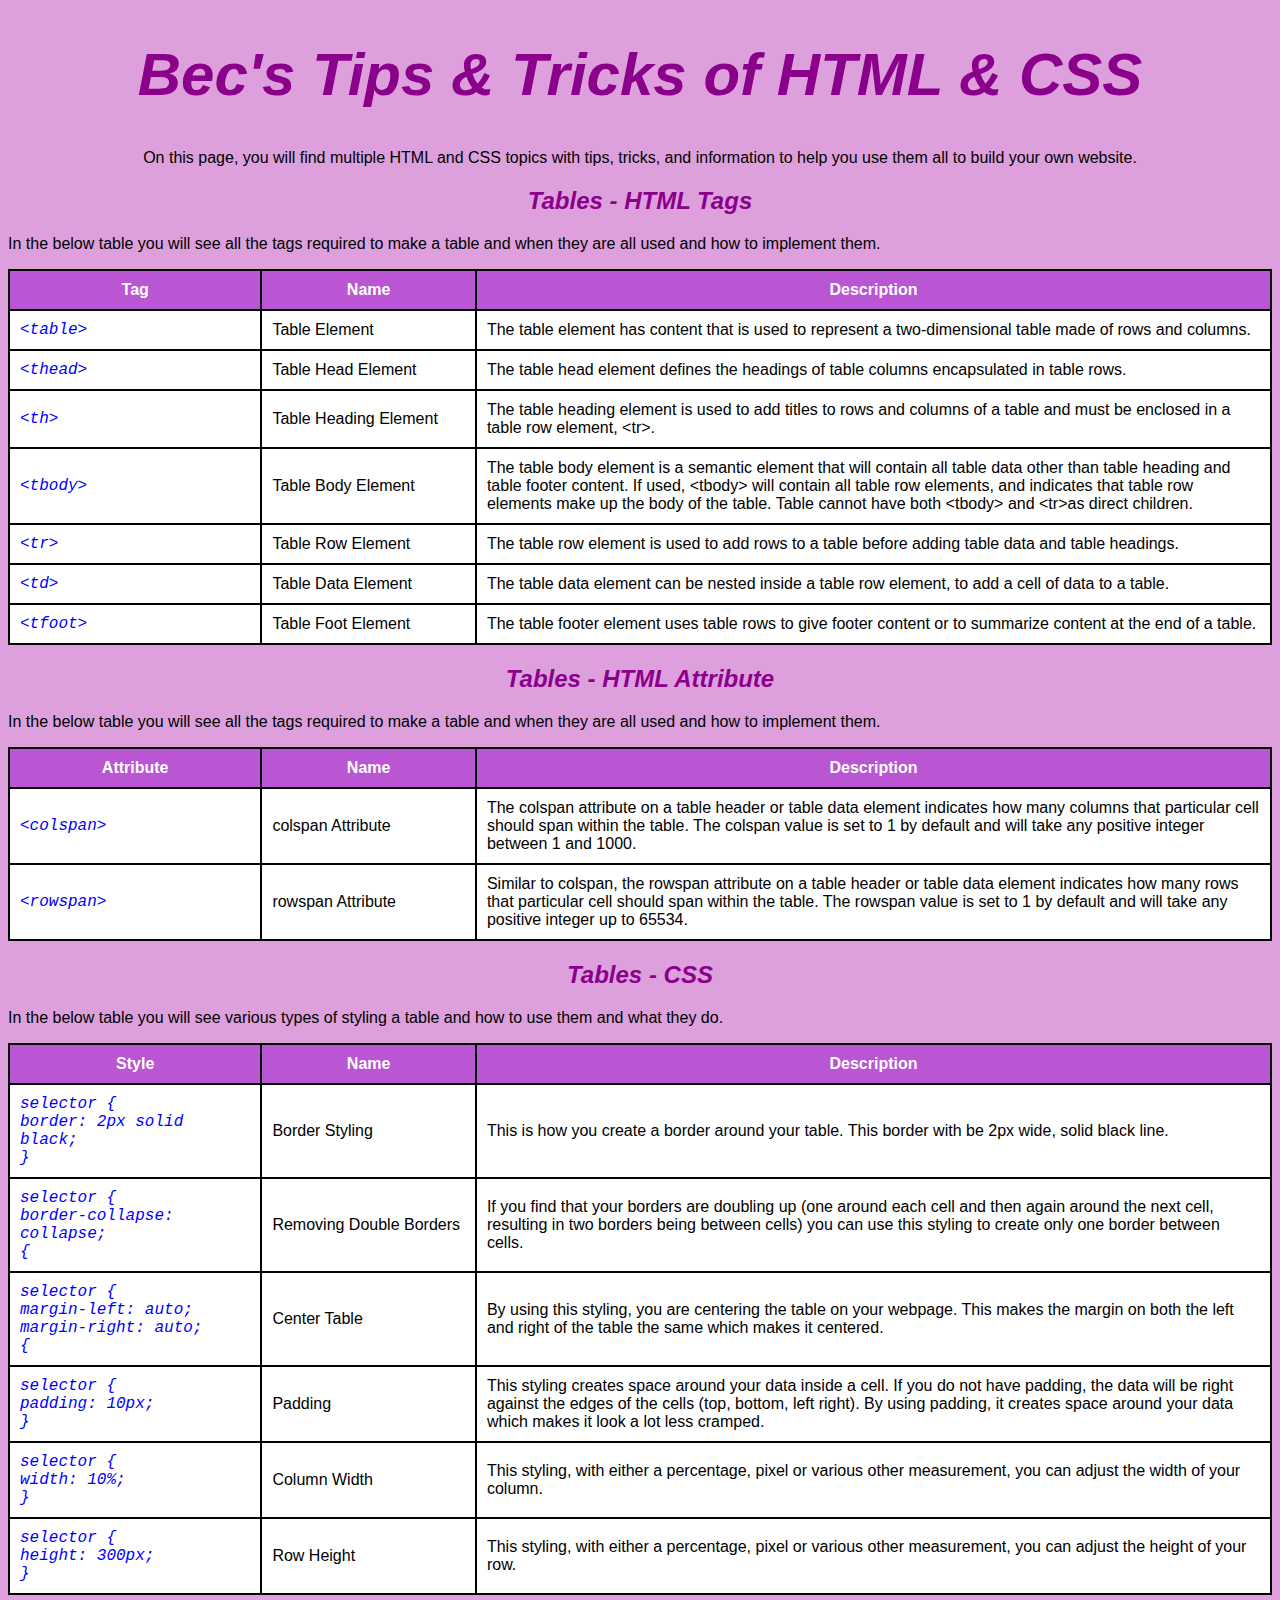
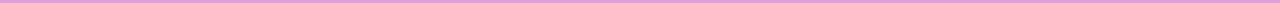
<file: Cheatsheet/index.html>
<!DOCTYPE html>
<html lang="en">
    <head>
        <meta charset="UTF-8">
        <meta http-equiv="X-UA-Compatible" content="IE=edge">
        <meta name="viewport" content="width=device-width, initial-scale=1.0">
        <title>Bec's Cheatsheet</title>
        <link rel="stylesheet" href="styles.css" type="text/css">
    </head>

    <body>
        <div class="banner">
            <!--I will place the navigation banner in this section once I know how to do them properly-->
        </div>
        <div class="introduction">
          <h1>Bec's Tips & Tricks of HTML & CSS</h1>
            <p>On this page, you will find multiple HTML and CSS topics with tips, tricks, and information to help you use them all to build your own website.</p>
        </div>

        <div>
            <h2>Tables - HTML Tags</h2>
            <p>In the below table you will see all the tags required to make a table and when they are all used and how to implement them.</p>

            <!--Table containing HTML Tags-->

            <div>
                <table>
                <!-- &lt; for < and &gt; for > so to see <h1> in the webpage and be interpreted as text and not as a html tag, you must right it like: &lt;h1&gt;-->
                    <thead>
                        <tr>
                            <th>Tag</th>
                            <th>Name</th>
                            <th>Description</th>
                        </tr>
                    </thead>
                    <tbody>
                        <tr>
                            <td class="syntax">&lt;table&gt;</td>
                            <td>Table Element</td>
                            <td class="description">The table element has content that is used to represent a two-dimensional table made of rows and columns.</td>
                        <tr>
                            <td class="syntax">&lt;thead&gt;</td>
                            <td>Table Head Element</td>
                            <td class="description">The table head element defines the headings of table columns encapsulated in table rows.</td>
                        </tr>
                        <tr>
                            <td class="syntax">&lt;th&gt;</td>
                            <td>Table Heading Element</td>
                            <td class="description">The table heading element is used to add titles to rows and columns of a table and must be enclosed in a table row element, &lt;tr&gt;.</td>
                        </tr>
                        <tr>
                            <td class="syntax">&lt;tbody&gt;</td>
                            <td>Table Body Element</td>
                            <td class="description">The table body element is a semantic element that will contain all table data other than table heading and table footer content. If used, &lt;tbody&gt; will contain all table row elements, and indicates that table row elements make up the body of the table. Table cannot have both &lt;tbody&gt; and &lt;tr&gt;as direct children.</td>
                        </tr>
                        <tr>
                            <td class="syntax">&lt;tr&gt;</td>
                            <td>Table Row Element</td>
                            <td class="description">The table row element is used to add rows to a table before adding table data and table headings.</td>
                        </tr>
                        <tr>
                            <td class="syntax">&lt;td&gt;</td>
                            <td>Table Data Element</td>
                            <td class="description">The table data element can be nested inside a table row element, to add a cell of data to a table.</td>
                        </tr>
                        <tr>
                            <td class="syntax">&lt;tfoot&gt;</td>
                            <td>Table Foot Element</td>
                            <td class="description">The table footer element uses table rows to give footer content or to summarize content at the end of a table.</td>
                        </tr> 

                    </tbody>
                </table>
            </div>
        </div>

        <!--Table containing HTML Attributes-->

        <div>
            <h2>Tables - HTML Attribute</h2>
            <p>In the below table you will see all the tags required to make a table and when they are all used and how to implement them.</p>
            <table>
            <!-- &lt; for < and &gt; for > so to see <h1> in the webpage and be interpreted as text and not as a html tag, you must right it like: &lt;h1&gt;-->
                <thead>
                    <tr>
                        <th>Attribute</th>
                        <th>Name</th>
                        <th>Description</th>
                    </tr>
                </thead>
                <tbody>
                    <tr>
                        <td class="syntax">&lt;colspan&gt;</td>
                        <td>colspan Attribute</td>
                        <td class="description">The colspan attribute on a table header or table data element indicates how many columns that particular cell should span within the table. The colspan value is set to 1 by default and will take any positive integer between 1 and 1000.</td>
                    </tr>
                    <tr>
                        <td class="syntax">&lt;rowspan&gt;</td>
                        <td>rowspan Attribute</td>
                        <td class="description">Similar to colspan, the rowspan attribute on a table header or table data element indicates how many rows that particular cell should span within the table. The rowspan value is set to 1 by default and will take any positive integer up to 65534.</td>
                    </tr>
            </table>
        </div>

        <!--Table containing CSS Styling-->

        <div>
            <h2>Tables - CSS</h2>
            <p>In the below table you will see various types of styling a table and how to use them and what they do.</p>
            <table>
            <!-- &lt; for < and &gt; for > so to see <h1> in the webpage and be interpreted as text and not as a html tag, you must right it like: &lt;h1&gt;-->
                <thead>
                    <tr>
                        <th>Style</th>
                        <th>Name</th>
                        <th>Description</th>
                    </tr>
                </thead>
                <tbody>
                    <tr>
                        <td class="syntax">selector {<br>
                            border: 2px solid black;<br>
                            }</td>
                        <td>Border Styling</td>
                        <td>This is how you create a border around your table. This border with be 2px wide, solid black line.</td>
                    <tr>
                        <td class="syntax">selector {<br>
                            border-collapse: collapse;<br>
                            {</td>
                        <td>Removing Double Borders</td>
                        <td class="description">If you find that your borders are doubling up (one around each cell and then again around the next cell, resulting in two borders being between cells) you can use this styling to create only one border between cells.</td>
                    </tr>
                    <tr>
                        <td class="syntax">selector {<br>
                            margin-left: auto;<br>
                            margin-right: auto;<br>
                            {</td>
                        <td>Center Table</td>
                        <td class="description">By using this styling, you are centering the table on your webpage. This makes the margin on both the left and right of the table the same which makes it centered.</td>
                    </tr>
                    <tr>
                        <td class="syntax">selector {<br>
                            padding: 10px;<br>
                            }</td>
                        <td>Padding</td>
                        <td class="description">This styling creates space around your data inside a cell. If you do not have padding, the  data will be right against the edges of the cells (top, bottom, left right). By using padding, it creates space around your data which makes it look a lot less cramped.</td>
                    </tr>
                    <tr>
                        <td class="syntax">selector {<br>
                            width: 10%;<br>
                            }</td>
                        <td>Column Width</td>
                        <td class="description">This styling, with either a percentage, pixel or various other measurement, you can adjust the width of your column.</td>
                    </tr>
                    <tr>
                        <td class="syntax">selector {<br>
                            height: 300px;<br>
                            }</td>
                        <td>Row Height</td>
                        <td class="description">This styling, with either a percentage, pixel or various other measurement, you can adjust the height of your row.</td>
                    </tr>
                </tbody>
            </table>
        </div>
    </body>
</html>
</file>
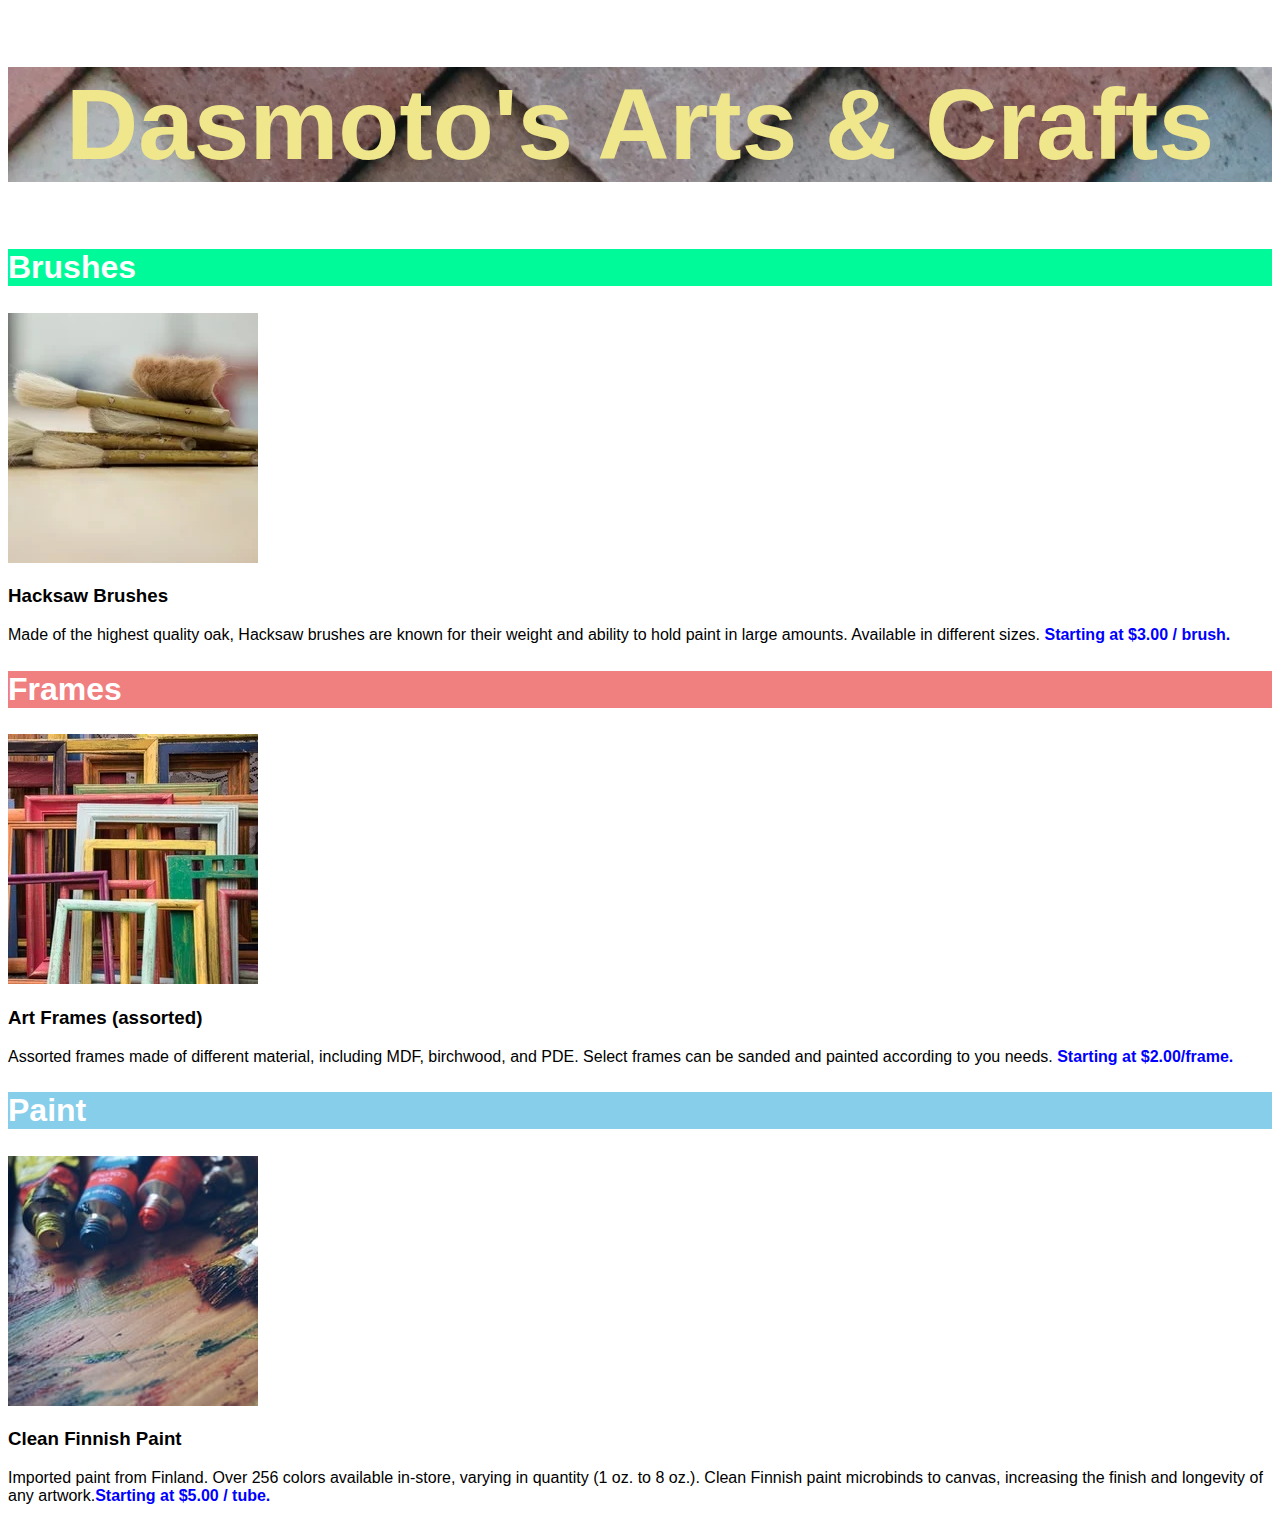
<file: Dasmotos-Arts-and-Crafts/index.html>
<!DOCTYPE html>
<html lang="en">
    <head>
        <meta charset="UTF-8">
        <meta http-equiv="X-UA-Compatible" content="IE=edge">
        <meta name="viewport" content="width=device-width, initial-scale=1.0">
        <title>Dasmoto's Arts & Crafts</title>
        <link rel="stylesheet" href="./Resources/CSS/style.css">
    </head>

    <body>
        <header>
            <h1>Dasmoto's Arts & Crafts</h1>
        </header>

        <section>
            <h2 class="brushes">Brushes</h2>
            <img src="./Resources/Images/brushes.webp" alt="Picture of paintbrushes">
            <h3>Hacksaw Brushes</h3>
            <p>Made of the highest quality oak, Hacksaw brushes are known for their weight and ability to hold paint in large amounts. Available in different sizes. <span class="special">Starting at $3.00 / brush.</span></p>
        </section>

        <section>
            <h2 class="frames">Frames</h2>
            <img src="./Resources/Images/frames.webp" alt="Picture of colourful, empty picture frames">
            <h3>Art Frames (assorted)</h3>
            <p>Assorted frames made of different material, including MDF, birchwood, and PDE. Select frames can be sanded and painted according to you needs. <span class="special">Starting at $2.00/frame.</span></p>
        </section>

        <section>
            <h2 class="paint">Paint</h2>
            <img src="./Resources/Images/paint.jpeg" alt="Picture of paint and paintbrushes">
            <h3>Clean Finnish Paint</h3>
            <p>Imported paint from Finland. Over 256 colors available in-store, varying in quantity (1 oz. to 8 oz.). Clean Finnish paint microbinds to canvas, increasing the finish and longevity of any artwork.<span class="special">Starting at $5.00 / tube.</span></p>
        </section>
    </body>
</html>
</file>
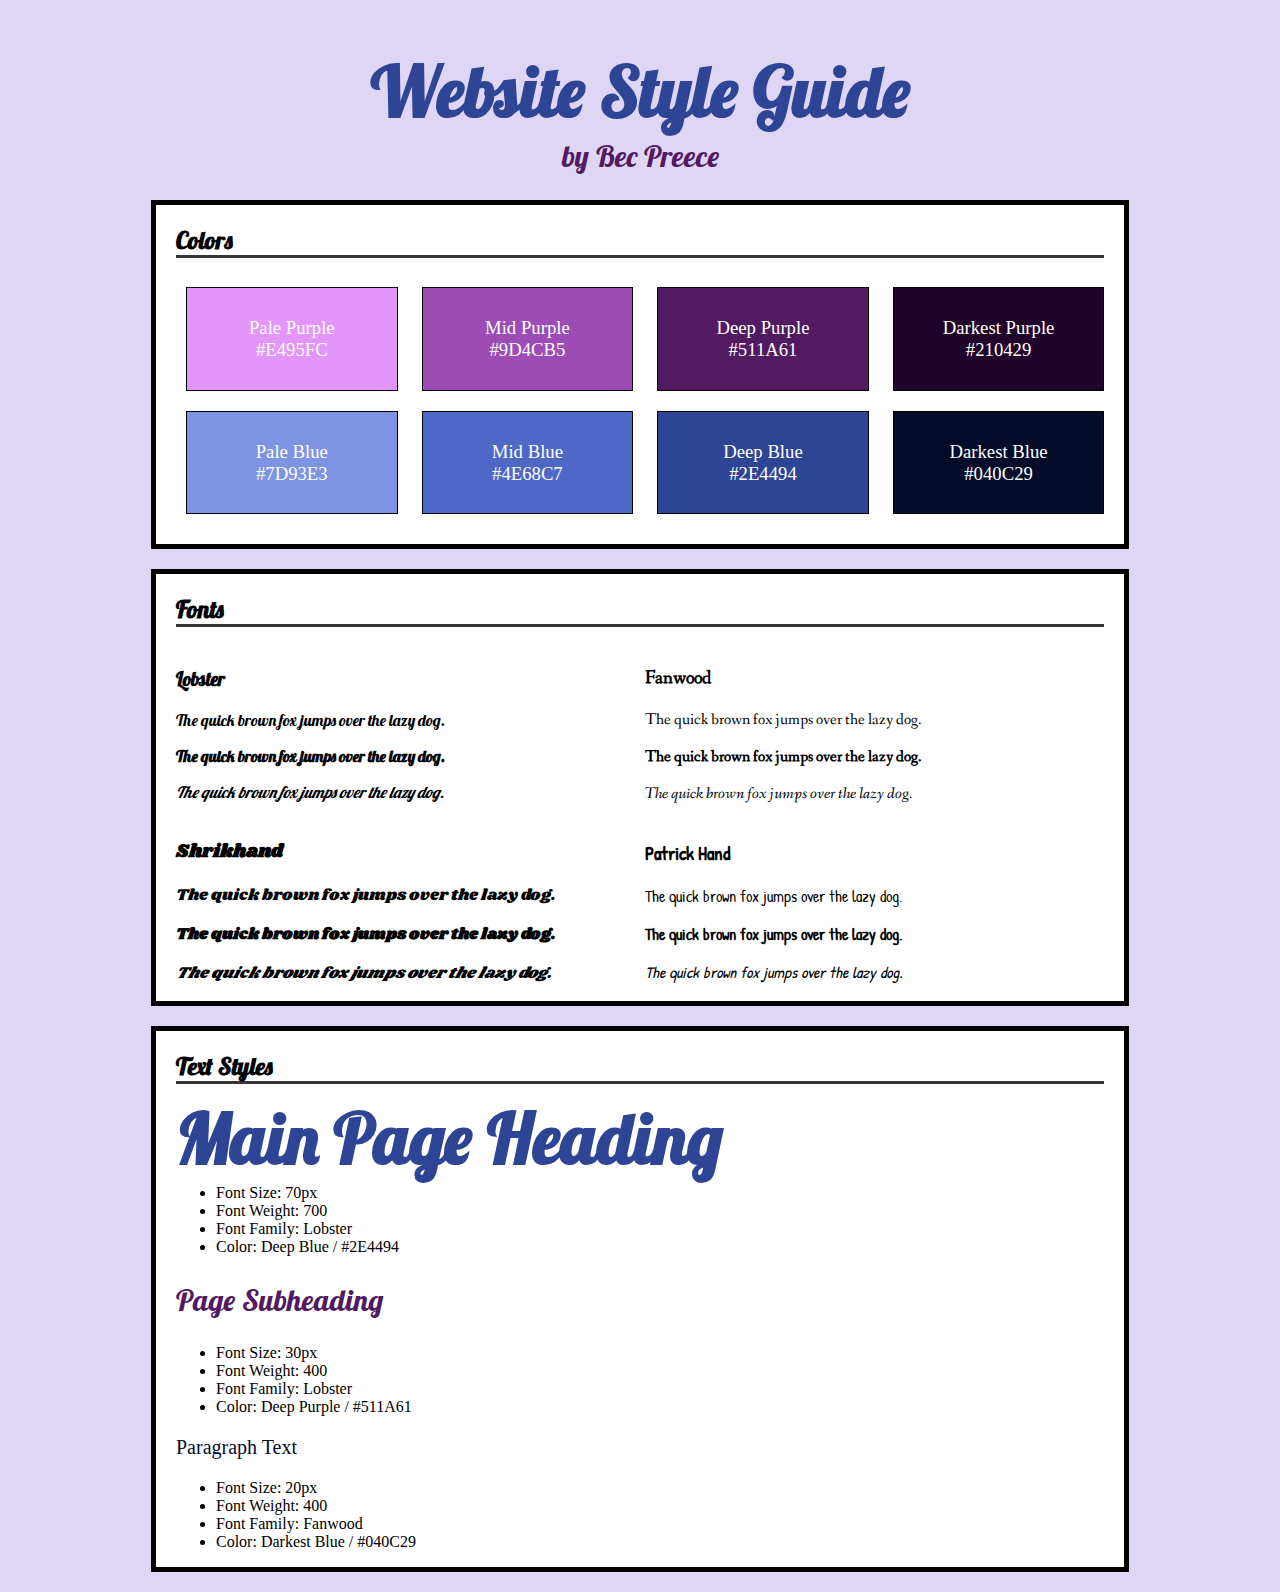
<file: ImprovedCSSWebsite/index.html>
<!DOCTYPE html>
<html lang="en">
<head>
    <meta charset="UTF-8">
    <meta http-equiv="X-UA-Compatible" content="IE=edge">
    <meta name="viewport" content="width=device-width, initial-scale=1.0">

    <title>Bec's Style Guide</title>

    <link rel="preconnect" href="https://fonts.googleapis.com">
    <link rel="preconnect" href="https://fonts.gstatic.com" crossorigin>
    <link href="https://fonts.googleapis.com/css2?family=Lobster&family=Patrick+Hand&display=swap" rel="stylesheet" type='text/css'>
    <link href="https://fonts.googleapis.com/css?family=Fanwood+Text|Shrikhand" rel="stylesheet" type='text/css'>

    <link href='style.css' rel='stylesheet' type='text/css'>

</head>
<body>
    <header>
        <h1>Website Style Guide</h1>
        <h2 class="main-header">by Bec Preece</h2>
    </header>
    
    
    <main>
        <!--COLOR SECTION-->

        <section class="color">
            <h2>Colors</h2>
            <div class="color-panel palepurple">
                <h3>Pale Purple<br>
                    #E495FC</h3>
            </div>
            <div class="color-panel midpurple">
                <h3>Mid Purple<br>
                    #9D4CB5</h3>
            </div>
            <div class="color-panel deeppurple">
                <h3>Deep Purple<br>
                    #511A61</h3>
            </div>
            <div class="color-panel darkestpurple">
                <h3>Darkest Purple<br>
                    #210429</h3>
            </div>
            <div class="color-panel paleblue">
                <h3>Pale Blue<br>
                    #7D93E3</h3>
            </div>
            <div class="color-panel midblue">
                <h3>Mid Blue<br>
                    #4E68C7</h3>
            </div>
            <div class="color-panel deepblue">
                <h3>Deep Blue<br>
                    #2E4494</h3>
            </div>
            <div class="color-panel darkestblue">
                <h3>Darkest Blue<br>
                    #040C29</h3>
            </div>

        </section>

        <!--FONTS SECTION-->
        
        <section class="fonts">
            <h2>Fonts</h2>
            <div class="font-panel lobster">
                <h3 class="lobster">Lobster</h3>
                <p class="lobster regular">The quick brown fox jumps over the lazy dog.</p>
                <p class="lobster bold">The quick brown fox jumps over the lazy dog.</p>
                <p class="lobster italic">The quick brown fox jumps over the lazy dog.</p>
            </div>
            <div class="font-panel">
                <h3 class="fanwood">Fanwood</h3>
                <p class="fanwood regular">The quick brown fox jumps over the lazy dog.</p>
                <p class="fanwood bold">The quick brown fox jumps over the lazy dog.</p>
                <p class="fanwood italic">The quick brown fox jumps over the lazy dog.</p>
            </div>
            <div class="border-spacing"></div>
            <div class="font-panel">
                <h3 class="shrikhand">Shrikhand</h3>
                <p class="shrikhand regular">The quick brown fox jumps over the lazy dog.</p>
                <p class="shrikhand bold">The quick brown fox jumps over the lazy dog.</p>
                <p class="shrikhand italic">The quick brown fox jumps over the lazy dog.</p>
            </div>
            <div class="font-panel">
                <h3 class="patrick">Patrick Hand</h3>
                <p class="patrick regular">The quick brown fox jumps over the lazy dog.</p>
                <p class="patrick bold">The quick brown fox jumps over the lazy dog.</p>
                <p class="patrick italic">The quick brown fox jumps over the lazy dog.</p>
            </div>
        </section>

        <!--TEXT STYLE SECTION-->

        <section class="text-styles">
            <h2>Text Styles</h2>
            <div class="text-panel">
                <h1 class="text-panel text-styling">Main Page Heading</h1>
                <ul class="pageheadingstyle">
                    <li>Font Size: 70px</li>
                    <li>Font Weight: 700</li>
                    <li>Font Family: Lobster</li>
                    <li>Color: Deep Blue / #2E4494</li>
                </ul>
            </div>
            <div class="text-panel">
                <h2 class="text-panel text-styling">Page Subheading</h2>
                <ul class="pagesubheadingstyle">
                    <li>Font Size: 30px</li>
                    <li>Font Weight: 400</li>
                    <li>Font Family: Lobster</li>
                    <li>Color: Deep Purple / #511A61</li>
                </ul>
            </div>
            <div class="text-panel">
                <p class="text-panel text-styling">Paragraph Text</p>
                <ul class="paragraphstyle">
                    <li>Font Size: 20px</li>
                    <li>Font Weight: 400</li>
                    <li>Font Family: Fanwood</li>
                    <li>Color: Darkest Blue / #040C29</li>
                </ul>
            </div>
        </section>
    </main>

    <footer>
        <p></p>
    </footer>
</body>
</html>
</file>
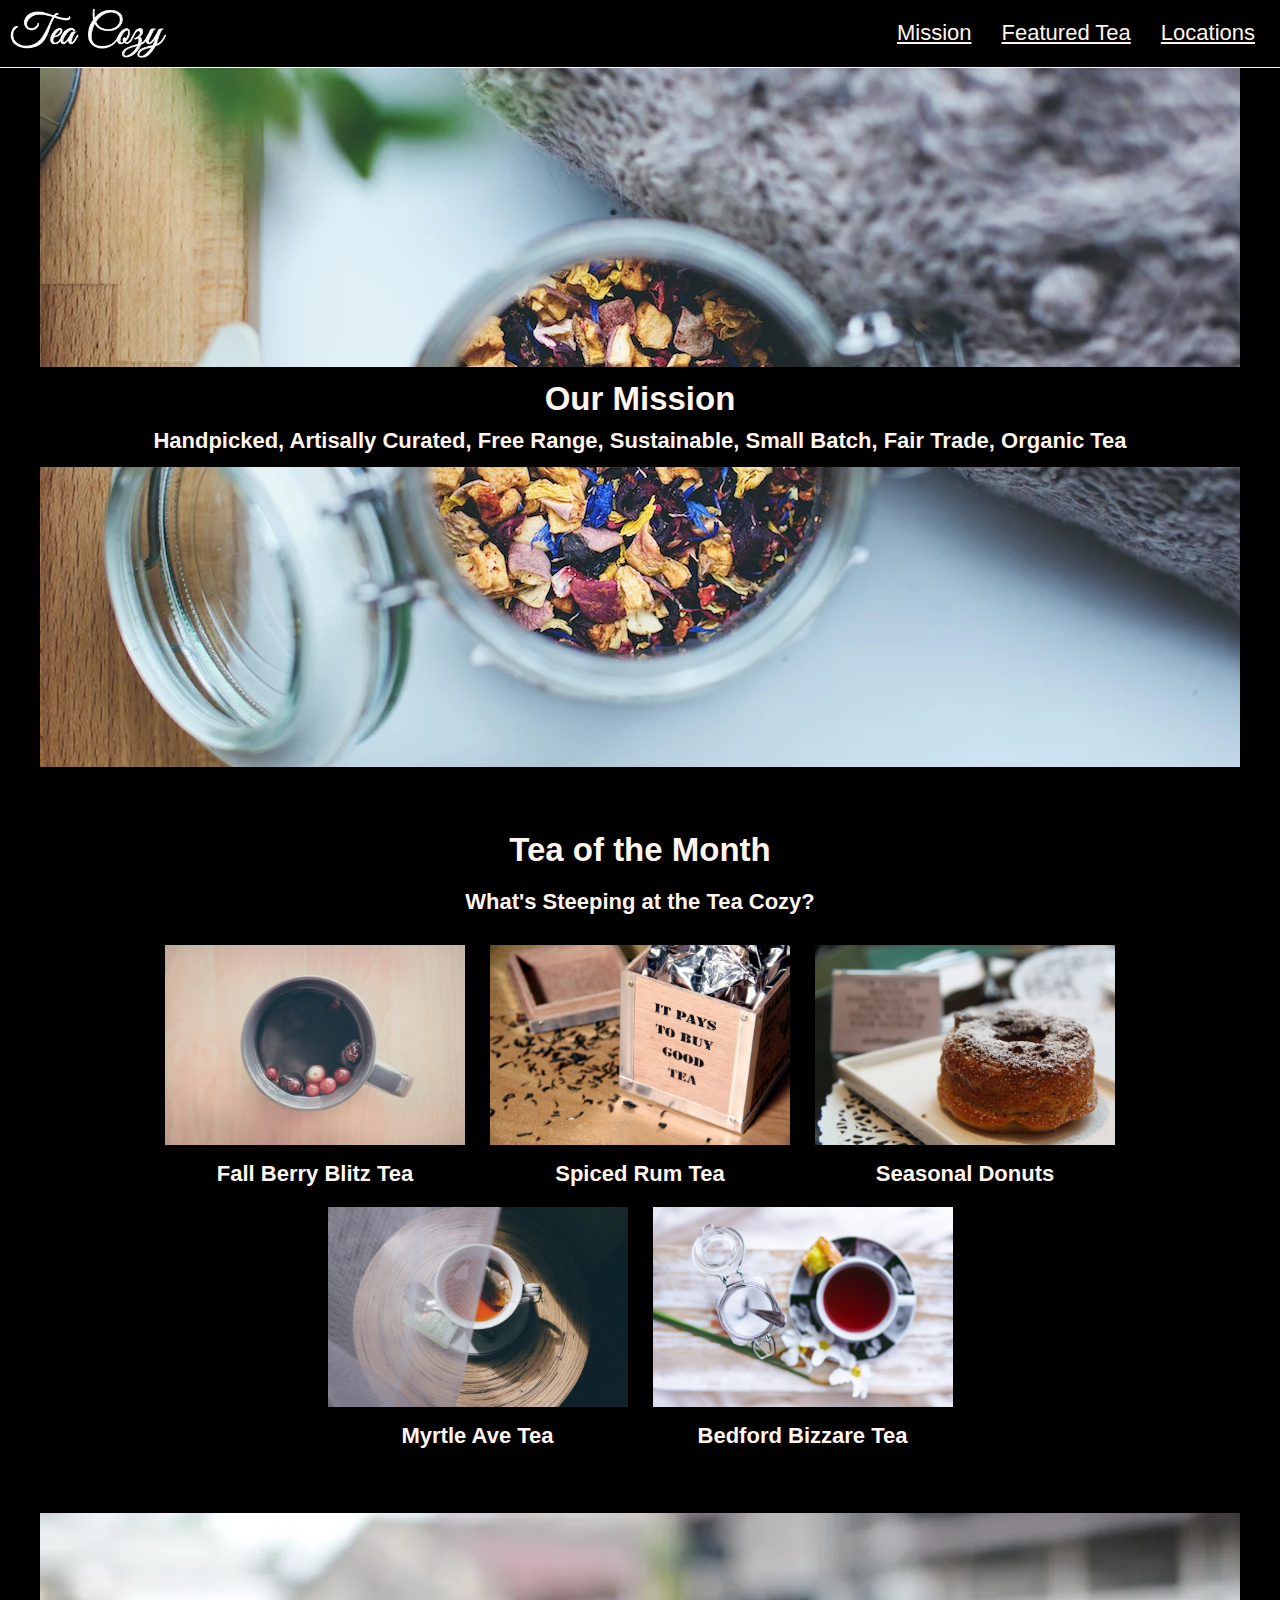
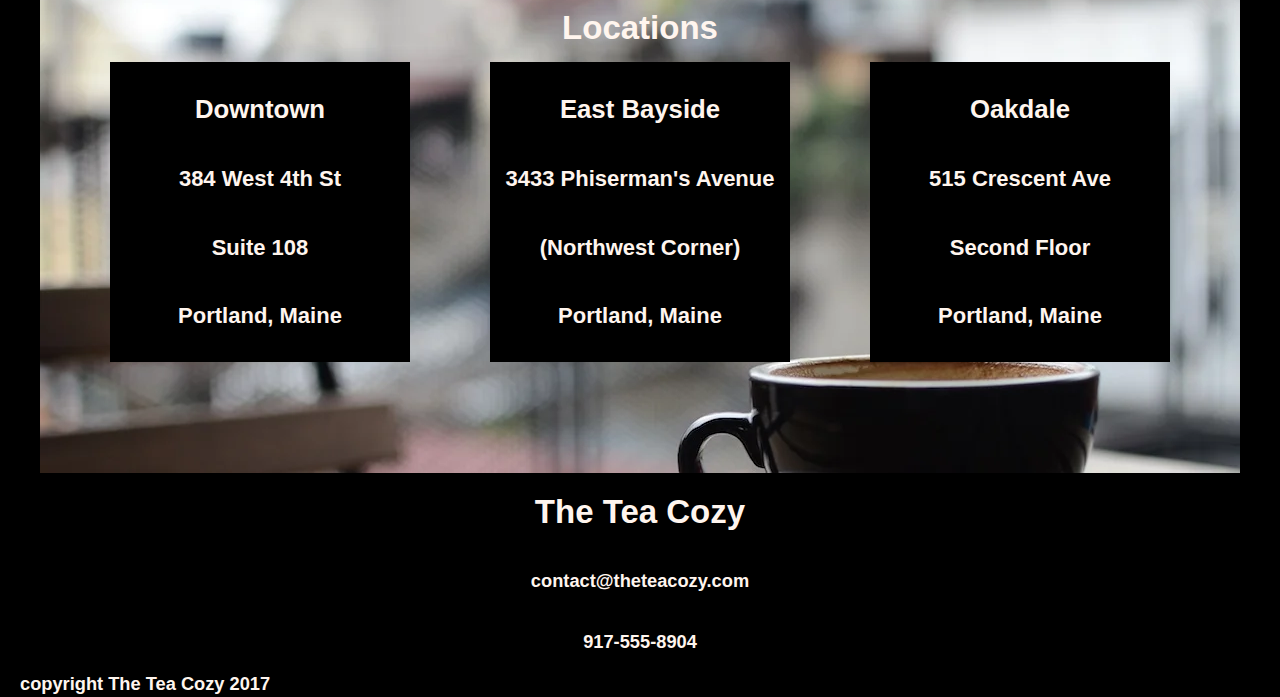
<file: Tea Cozy/index.html>
<!DOCTYPE html>
<html lang="en">
<head>
    <meta charset="UTF-8">
    <meta http-equiv="X-UA-Compatible" content="IE=edge">
    <meta name="viewport" content="width=device-width, initial-scale=1.0">
    <title>Tea Cozy</title>
    <link href='style.css' rel='stylesheet'>
</head>


<body class=body>

<!-- HEADER & NAVIGATION -->

    <header class="container">
        <img src="Resources/img-tea-cozy-logo.webp" class="logo">
        <ul class="header-nav">
            <li class="nav"><a href="#">Mission</a></li>
            <li class="nav"><a href="#">Featured Tea</a></li>
            <li class="nav"><a href="#">Locations</a></li>
        </ul>
    </header>

<!-- MISSION BANNER -->

    <section class="banner full">
        <div class="black-header-banner full">
            <h2>Our Mission</h2>
            <h4>Handpicked, Artisally Curated, Free Range, Sustainable, Small Batch, Fair Trade, Organic Tea</h4>
        </div>
    </section>

<!-- MONTHLY TEA -->

    <section class="TeaMonth">
        <div class="TeaMonthHeader">
            <h2>Tea of the Month</h2>
        </div>
        <div class="TeaMonthSubheading">
            <h4>What's Steeping at the Tea Cozy?</h4>
        </div>
    </section>

<!--MONTHLY TEA TILES-->

    <section class="TeaMonthTopTiles TeaTiles">
        <div>
            <img src="Resources/img-berryblitz.webp">
            <h4>Fall Berry Blitz Tea</h4>
        </div>
        <div>
            <img src="Resources/img-spiced-rum.webp">
            <h4>Spiced Rum Tea</h4>
        </div>
        <div>
            <img src="Resources/Donut.webp">
            <h4>Seasonal Donuts</h4>
        </div>
    </section>
    <section class="TeaMonthBottomTiles">
        <div>
            <img src="Resources/Myrtle-Ave.webp">
            <h4>Myrtle Ave Tea</h4>
        </div>
        <div>
            <img src="Resources/img-bedford-bizarre.webp">
            <h4>Bedford Bizzare Tea</h4>
        </div>
    </section>

<!--LOCATION-->
    <section class="location full">
        <div class="location-heading full">
            <h2>Locations</h2>
        </div>
        <div class="address-box">
            <h3 class=location-title>Downtown</h3>
            <h4 class=address-line>384 West 4th St</h4>
            <h4 class=address-line>Suite 108</h4>
            <h4 class=address-line>Portland, Maine</h4>
        </div>
        <div class="address-box">
            <h3 class=location-title>East Bayside</h3>
            <h4 class=address-line>3433 Phiserman's Avenue</h4>
            <h4 class=address-line>(Northwest Corner)</h4>
            <h4 class=address-line>Portland, Maine</h4>
        </div>
        <div class="address-box">
            <h3 class=location-title>Oakdale</h3>
            <h4 class=address-line>515 Crescent Ave</h4>
            <h4 class=address-line>Second Floor</h4>
            <h4 class=address-line>Portland, Maine</h4>
        </div>
    </section>

<!--CONTACT BANNER-->
    <section>
        <div class="contact full">
            <h2>The Tea Cozy</h2>
            <h5>contact@theteacozy.com</h5>
            <h5>917-555-8904</h5>
        </div>
    </section>

<!--FOOTER - COPYRIGHT-->
    <footer class="copyright-footer">
        <h5>copyright The Tea Cozy 2017</h5>
    </footer>
</body>
</html>
</file>
<file: Cheatsheet/styles.css>
* {
    font-family:Verdana, Geneva, Tahoma, sans-serif;
}

/*main background colour*/
body {
    background-color: plum;
}

/*text headings*/
h1 {
    text-align: center;
    font-style: italic;
    font-size: 60px;
    color: darkmagenta;
}

h2 {
    text-align: center;
    color: darkmagenta;
    font-style: italic;
}

/*brief description of website, blurb */
.introduction p {
    text-align: center;
}

/*formatting for all tables*/
table {
    border: 2px solid black;
    color: black;
    border-collapse: collapse;
    table-layout: fixed;
    margin-left: auto;
    margin-right: auto;
    background-color: white;
}

/* specifics of table formatting*/

/*formatting the cells in the body of all the tables*/
tbody td {
    width: 17%;
}

/*formatting of header for every table*/
thead th{
    background-color: mediumorchid;
    color: white;
}

/*formatting that matches across the data cells and header cells*/
thead th, tbody td {
    padding: 10px;
    border: 2px solid black;
}

/*last column of each table excluding the heading row*/
.description {
    width: 63%;
}

/*first column of each table excluding the heading*/
.syntax {
    width: 20%;
    color: blue;
    font-family: "Lucida Console", Courier, monospace;
    font-style: italic;
}
</file>
<file: Dasmotos-Arts-and-Crafts/Resources/CSS/style.css>
h1 {
    background-image: url(../Images/pattern.webp);
    font-family: Helvetica;
    font-size: 100px;
    font-weight: bold;
    color: khaki;
    text-align: center;
}

h2 {
    font-family: Helvetica;
    font-size: 32px;
    font-weight: bold;
    color: white;
}
 
h3 {
    font-weight: bold;
    font-family: Helvetica;
 }

h2.brushes {
    background-color: mediumspringgreen;
}

h2.frames {
    background-color: lightcoral;
}

h2.paint {
    background-color: skyblue;
}

.special {
    font-family: Helvetica;
    font-weight: bold;
    color: blue;
}

p {
    font-family: Helvetica;
}
</file>
<file: ImprovedCSSWebsite/style.css>
/*Font-Family: 'Shrikhand', Cursive;
Font-Family: 'Fanwood Text', Serif;
font-family: 'Patrick Hand', cursive;
font-family: 'Lobster', cursive;*/

* {
    font-family: Georgia, 'Times New Roman', Times, serif;
}

h1 {
    font-family: 'Lobster', cursive;
    font-size: 70px;
    text-align: center;
    color: #2e4494;
    font-weight: 700;
}


h2.main-header {
    color: #511a61;
    text-align: center;
    margin-top: -45px;
    font-family: 'Lobster', cursive;
    font-weight: 400;
    font-size: 30px;
}

h2 {
    font-family: 'Lobster', cursive;
}

body {
    background-color: #dfd5f5;
}

/*SPECIFIC COLOR STYLING*/
.color-panel {
    display: inline-block;
    border: 1px solid black;
    width: 20%;
    padding: 10px;
    margin: 10px 10px;
    text-align: center;
    color: white;
}

.palepurple {
    background-color: #E495FC;
}

.midpurple {
    background-color: #9D4CB5;
}

.deeppurple {
    background-color: #511a61;
}

.darkestpurple {
    background-color: #210429;
}

.paleblue {
    background-color: #7d93e3;
}

.midblue {
    background-color: #4e68c7;
}

.deepblue {
    background-color: #2e4494;
}

.darkestblue {
    background-color: #040c29;
}

/*SPECIFIC TEXT STYLING*/

.lobster {
    font-family: 'Lobster', cursive, sans-serif;
}

.shrikhand {
    font-family: 'Shrikhand', Cursive, serif;
}

.fanwood {
    font-family: 'Fanwood Text', Serif;
}

.patrick {
    font-family: 'Patrick Hand', cursive, serif;
}

.bold {
    font-weight: bold;
}

.italic {
    font-style: italic;
}

/*TEXT STYLE SECTION*/

.pageheadingstyle {
    margin-top: -45px;
}

h2.text-panel {
    text-align: left;
    font-size: 30px;
    font-weight: 400;
    color: #511A61;
}

p.text-panel {
    font-family: Fanwood, serif;
    font-size: 20px;
    color: #040c29;
}

h1.text-panel {
    text-align: left;
    margin-top: -10px;
}

/*BOX STYLING*/

.fonts {
    text-align: left;
}

.color {
    text-align: left; 
    padding-bottom: 20px;
}

section {
    width:75%; /*makes box 75% of window width*/
    margin: 20px auto; /*centers section box*/
    padding-left: 20px;
    border: 5px solid black;
    border-collapse: collapse;
    background-color: white;
 }

 
section h2 {
    border-collapse: collapse;
    border-bottom: 3px inset #37373b;
    margin-right: 20px;
}

 .font-panel {
    display: inline-block;
    width: 49%;
 }

 .color-panel h3 {
    display: inline-block;
    font-weight: 400;
}

.text-panel {
    border: none;
}
</file>
<file: Tea Cozy/style.css>
html {
    display: flex;
    font-size: 22px;
    font-family: helvetica;
    margin-top: -2px;
}

* {
    color: seashell;
    /* opacity: 0.9; */
    /* border: 1px dotted hotpink; */
    margin: 0px;
}

.body {
    margin: 0px;
    width: 100%;
    display: flex;
    justify-content: center;
    flex-wrap: wrap;
    background-color: black;
}

section {
    width: 1000px;
    display: inline-flex;
    justify-content: space-between;
    align-content: center;
    flex-wrap: wrap;
}

.break {
    width: 100%;
}

/*HEADER AND NAVIGATION*/

.container {
    border-bottom: 1px solid seashell;
    height: 69px;
    width: 100%;
    display: flex;
    position: fixed;
    align-items: center;
    background-color: black;
}

.logo {
    height: 50px;
    width: 157.141px;
    margin-left: 10px;
}

ul.header-nav {
    display: flex;
    width: 100%;
    justify-content: flex-end;
    margin-right: 10px;
}

.nav {
    display: inline-flex;
    padding: 15px;
}

a {
    text-decoration: underline;
}

/*BANNER SECTION*/

.banner {
    margin-top: 69px;
    display: flex;
    justify-content: center;
    align-items: center;
    /* border: 1px solid blue; */
    height: 700px;
    background-image: url(Resources/Mission-Background.webp);
    overflow: hidden;
    background-size: none;
    background-repeat: no-repeat;
}

.black-header-banner {
    display: flex;
    flex-direction: column;
    justify-content: center;
    align-content: center;
    height: 100px;
    text-align: center;
    font-size: 1em;
    background-color: black;
}

/* MONTHLY TEA BANNER */

.TeaMonth {
    display: flex;
    margin-top: 5%;
    width: 1000px;
    align-items: center;
    flex-direction: column;
    justify-content: space-around;
    flex-wrap: wrap;
}

.TeaMonthSubheading {
    margin-top: 1%;
    margin-bottom: 3%;
}

/* MONTHLY TEA TILES */

img {
    width: 300px;
    height: 200px;
}

section.TeaMonthTopTiles {
    width: 1000px;
    justify-content: space-evenly;
    margin-bottom: 20px;
}

section.TeaMonthBottomTiles {
    width: 675px;
    justify-content: space-evenly;
}

section h4 {
    margin-top: 10px;
    text-align: center;
}

.TeaTiles {
    display: inline-flex;
    flex-wrap: wrap;
    align-content: center;
}

.spacing {
    padding: 7px;
}

/* LOCATION SECTION */

section.location {
    display: inline-flex;
    justify-content: center;
    align-items: center;
    background-image: url(Resources/Locations-Background.webp);
    height: 560px;
    margin-top: 5%;
}

.address-box {
    display: flex;
    flex-direction: column;
    width: 300px;
    height: 300px;
    text-align: center;
    justify-content: space-evenly;
    background-color: black;
    align-items: space-around;
    margin: 15px 40px;
}

.location-heading {
    display: flex;
    background-color: rgba(0 0 0 0.1);
    justify-content: center;
}

/* CONTACT BANNER */

.contact {
    display: flex;
    height: 200px;
    flex-direction: column;
    align-items: center;
    justify-content: space-around;
    flex-wrap: wrap;
}

/* FOOTER */

.copyright-footer {
    display: flex;
    margin-left: 20px;
    width: 100%;
}

.full {
    width: 1200px;
}
</file>
